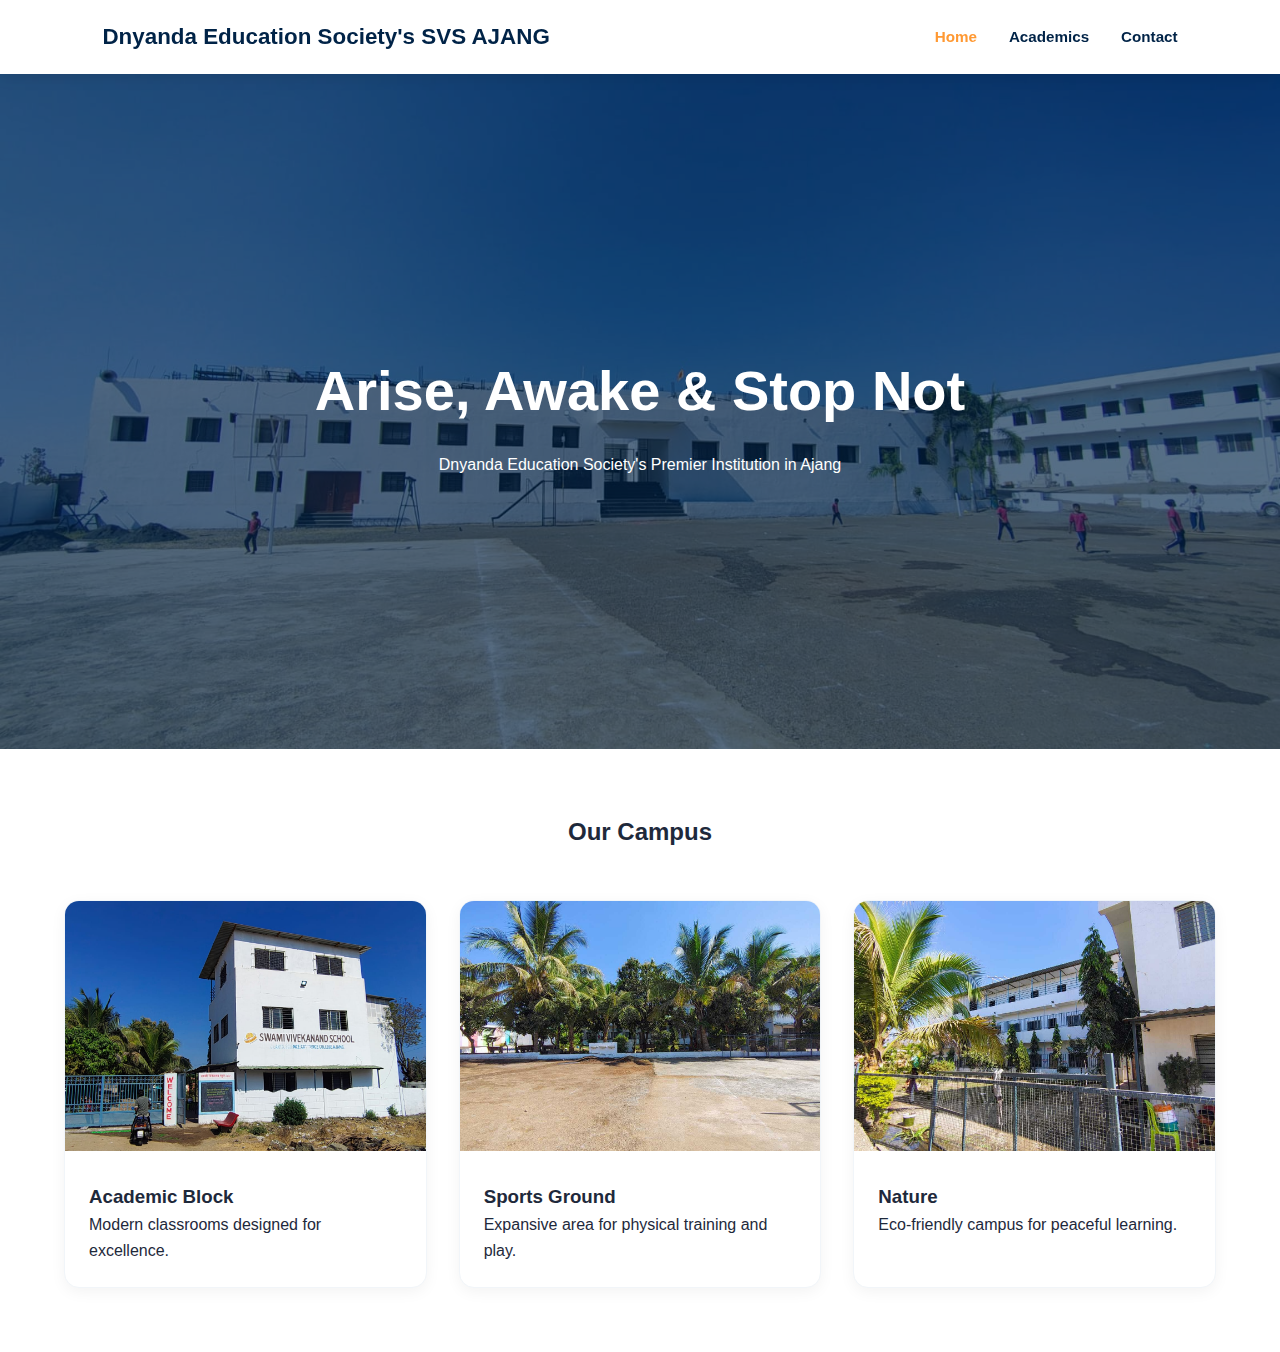
<file: index.html>
<!DOCTYPE html>
<html lang="en">
<head>
    <meta charset="UTF-8">
    <meta name="viewport" content="width=device-width, initial-scale=1.0">
    <title>Home | SVS Ajang</title>
    <link rel="stylesheet" href="style.css">
</head>
<body>
    <nav class="navbar">
        <div class="logo">Dnyanda Education Society's SVS AJANG</div>
        <div class="menu-btn" onclick="toggleMenu()">☰</div>
        <ul class="nav-links" id="navLinks">
            <li><a href="index.html" class="active">Home</a></li>
            <li><a href="academics.html">Academics</a></li>
            <li><a href="contact.html">Contact</a></li>
        </ul>
    </nav>

    <header class="hero" style="background: url('images/S3.jpeg');">
        <div class="hero-overlay">
            <h1>Arise, Awake & Stop Not</h1>
            <p>Dnyanda Education Society's Premier Institution in Ajang</p>
        </div>
    </header>

    <section class="container">
        <div class="section-header"><h2>Our Campus</h2></div>
        <div class="grid">
            <div class="card"><img src="images/S1.jpeg"><div class="card-body"><h3>Academic Block</h3><p>Modern classrooms designed for excellence.</p></div></div>
            <div class="card"><img src="images/S4.jpg"><div class="card-body"><h3>Sports Ground</h3><p>Expansive area for physical training and play.</p></div></div>
            <div class="card"><img src="images/S2.jpg"><div class="card-body"><h3>Nature</h3><p>Eco-friendly campus for peaceful learning.</p></div></div>
        </div>
    </section>

    <script src="script.js"></script>
</body>
</html>
</file>
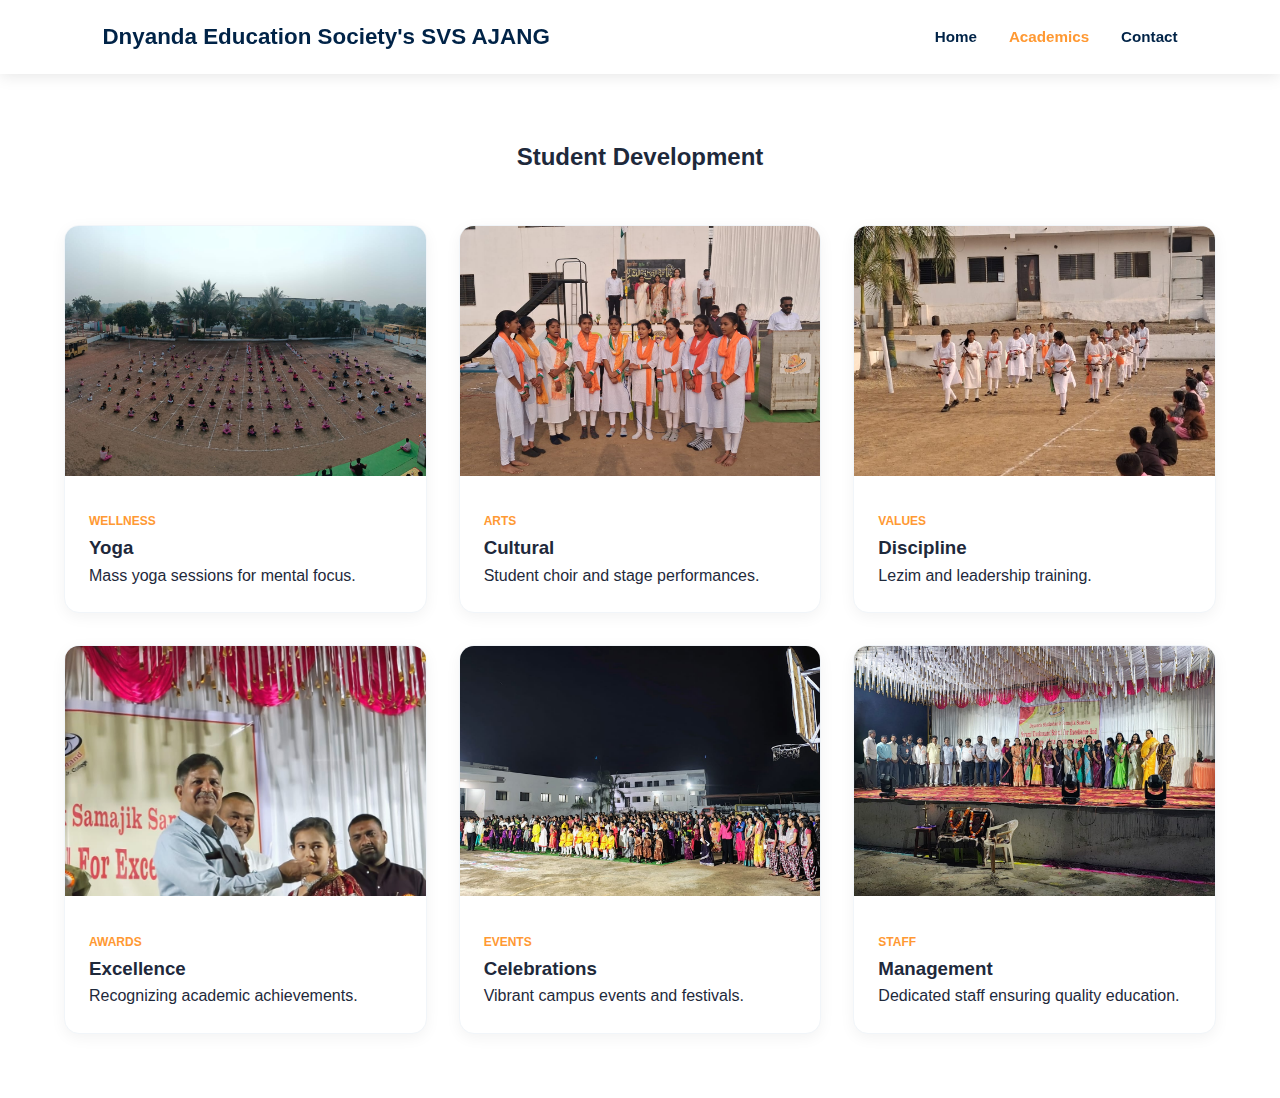
<file: academics.html>
<!DOCTYPE html>
<html lang="en">
<head>
    <meta charset="UTF-8">
    <meta name="viewport" content="width=device-width, initial-scale=1.0">
    <title>Academics | SVS Ajang</title>
    <link rel="stylesheet" href="style.css">
</head>
<body>
    <nav class="navbar">
        <div class="logo">Dnyanda Education Society's SVS AJANG</div>
        <div class="menu-btn" onclick="toggleMenu()">☰</div>
        <ul class="nav-links" id="navLinks">
            <li><a href="index.html">Home</a></li>
            <li><a href="academics.html" class="active">Academics</a></li>
            <li><a href="contact.html">Contact</a></li>
        </ul>
    </nav>

    <section class="container">
        <div class="section-header"><h2>Student Development</h2></div>
        <div class="grid">
            <div class="card"><img src="images/S7.jpeg"><div class="card-body"><span class="tag">Wellness</span><h3>Yoga</h3><p>Mass yoga sessions for mental focus.</p></div></div>
            <div class="card"><img src="images/S5.jpeg"><div class="card-body"><span class="tag">Arts</span><h3>Cultural</h3><p>Student choir and stage performances.</p></div></div>
            <div class="card"><img src="images/S6.jpeg"><div class="card-body"><span class="tag">Values</span><h3>Discipline</h3><p>Lezim and leadership training.</p></div></div>
            <div class="card"><img src="images/S9.jpeg"><div class="card-body"><span class="tag">Awards</span><h3>Excellence</h3><p>Recognizing academic achievements.</p></div></div>
            <div class="card"><img src="images/S10.jpeg"><div class="card-body"><span class="tag">Events</span><h3>Celebrations</h3><p>Vibrant campus events and festivals.</p></div></div>
            <div class="card"><img src="images/S8.jpeg"><div class="card-body"><span class="tag">Staff</span><h3>Management</h3><p>Dedicated staff ensuring quality education.</p></div></div>
        </div>
    </section>

    <script src="script.js"></script>
</body>
</html>
</file>
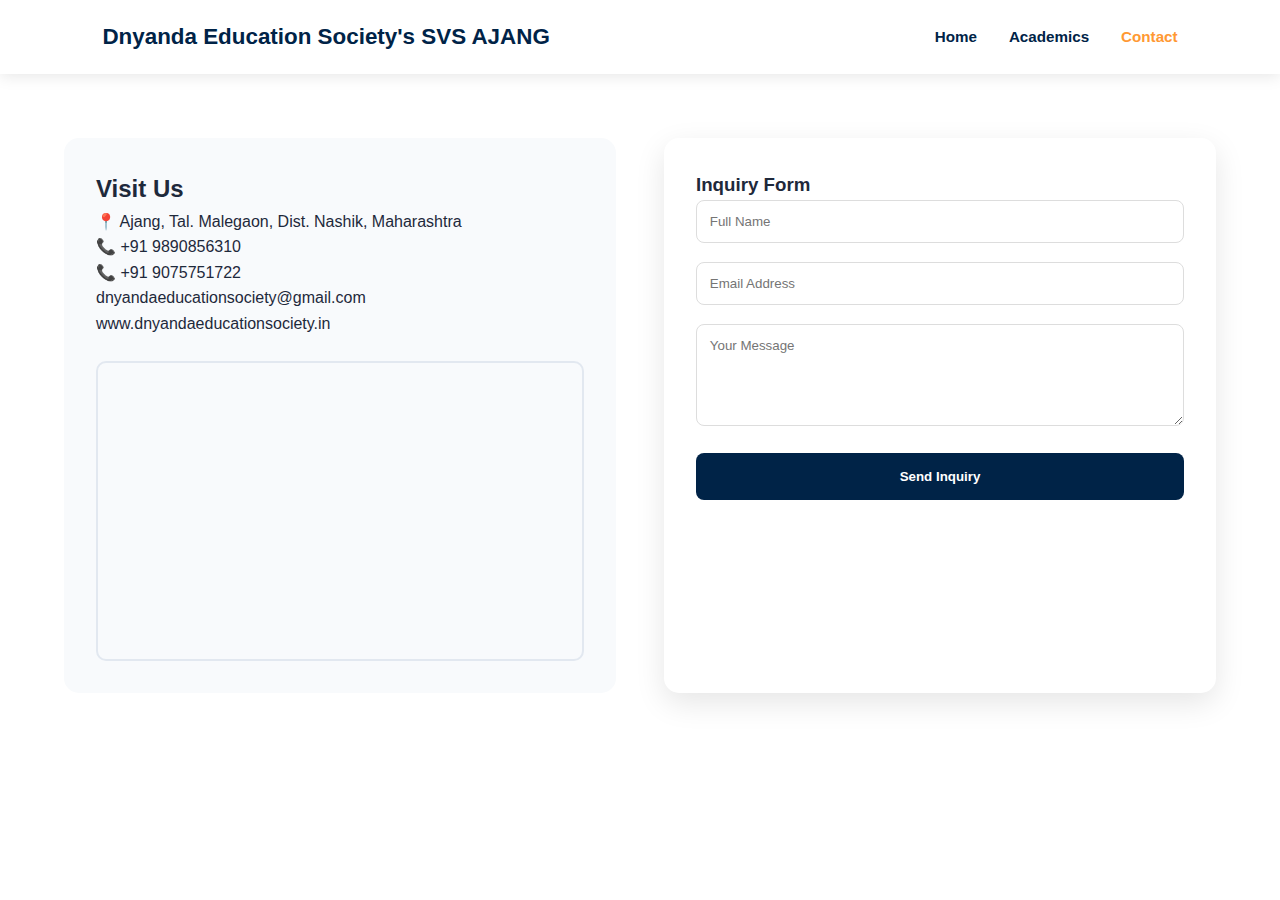
<file: contact.html>
<!DOCTYPE html>
<html lang="en">
<head>
    <meta charset="UTF-8">
    <meta name="viewport" content="width=device-width, initial-scale=1.0">
    <title>Contact | SVS Ajang</title>
    <link rel="stylesheet" href="style.css">
</head>
<body>
    <nav class="navbar">
        <div class="logo">Dnyanda Education Society's SVS AJANG</div>
        <div class="menu-btn" onclick="toggleMenu()">☰</div>
        <ul class="nav-links" id="navLinks">
            <li><a href="index.html">Home</a></li>
            <li><a href="academics.html">Academics</a></li>
            <li><a href="contact.html" class="active">Contact</a></li>
        </ul>
    </nav>

    <section class="container">
        <div class="contact-wrapper">
            <div class="info-box">
                <h2>Visit Us</h2>
                <p>📍 Ajang, Tal. Malegaon, Dist. Nashik, Maharashtra</p>
                <p>📞 +91 9890856310</p>
                <p>📞 +91 9075751722</p>
                <p>dnyandaeducationsociety@gmail.com</p>
                <p>www.dnyandaeducationsociety.in</p>
                <div class="map-container">
                    <iframe src="https://www.google.com/maps/embed?pb=!1m18!1m12!1m3!1d14949.721235123!2d74.5262!3d20.4856!2m3!1f0!2f0!3f0!3m2!1i1024!2i768!4f13.1!3m3!1m2!1s0x3bdd96666666666b%3A0x0!2zMjDCsDI5JzA4LjIiTiA3NMKwMzEnMzQuMyJF!5e0!3m2!1sen!2sin!4v1700000000000" width="100%" height="100%" style="border:0;" allowfullscreen="" loading="lazy"></iframe>
                </div>
            </div>

            <div class="contact-form">
                <h3>Inquiry Form</h3>
                <form onsubmit="alert('Message Sent!'); return false;">
                    <div class="input-group"><input type="text" placeholder="Full Name" required></div>
                    <div class="input-group"><input type="email" placeholder="Email Address" required></div>
                    <div class="input-group"><textarea rows="5" placeholder="Your Message"></textarea></div>
                    <button class="btn">Send Inquiry</button>
                </form>
            </div>
        </div>
    </section>

    <script src="script.js"></script>
</body>
</html>
</file>
<file: style.css>
/* --- DESIGN TOKENS --- */
:root {
    --primary: #002347;    /* Navy */
    --accent: #FF9933;     /* Saffron */
    --bg-light: #f8fafc;
    --white: #ffffff;
    --text: #1e293b;
    --text-muted: #64748b;
    --shadow: 0 10px 30px rgba(0,0,0,0.1);
    --transition: all 0.3s ease;
}

* { margin: 0; padding: 0; box-sizing: border-box; font-family: 'Poppins', sans-serif; }
body { background: var(--white); color: var(--text); line-height: 1.6; overflow-x: hidden; }

/* --- NAVIGATION --- */
.navbar {
    display: flex; justify-content: space-between; align-items: center;
    padding: 1.2rem 8%; background: var(--white);
    position: sticky; top: 0; z-index: 1000; box-shadow: 0 2px 15px rgba(0,0,0,0.1);
}
.logo { font-size: 1.4rem; font-weight: 800; color: var(--primary); }
.nav-links { display: flex; list-style: none; gap: 2rem; }
.nav-links a { text-decoration: none; color: var(--primary); font-weight: 600; font-size: 0.95rem; }
.nav-links a.active { color: var(--accent); }

.menu-btn { display: none; font-size: 1.8rem; cursor: pointer; color: var(--primary); }

/* --- HERO SYSTEM --- */
.hero {
    height: 75vh; display: flex; align-items: center; justify-content: center;
    text-align: center; color: var(--white); background-size: cover !important; background-position: center !important;
}
.hero-overlay { background: rgba(0,35,71,0.65); width: 100%; height: 100%; display: flex; flex-direction: column; justify-content: center; padding: 2rem; }
.hero h1 { font-size: clamp(2rem, 5vw, 3.5rem); margin-bottom: 1rem; }

/* --- GRID & CARDS --- */
.container { width: 90%; max-width: 1200px; margin: 0 auto; padding: 4rem 0; }
.section-header { text-align: center; margin-bottom: 3rem; }
.grid { display: grid; grid-template-columns: repeat(auto-fit, minmax(300px, 1fr)); gap: 2rem; }

.card {
    background: var(--white); border-radius: 15px; overflow: hidden;
    box-shadow: 0 4px 15px rgba(0,0,0,0.05); transition: var(--transition);
    border: 1px solid #f1f5f9; height: 100%;
}
.card:hover { transform: translateY(-10px); box-shadow: var(--shadow); }
.card img { width: 100%; height: 250px; object-fit: cover; }
.card-body { padding: 1.5rem; }
.tag { color: var(--accent); font-size: 0.75rem; font-weight: 700; text-transform: uppercase; }

/* --- CONTACT & MAP --- */
.contact-wrapper { display: grid; grid-template-columns: 1fr 1fr; gap: 3rem; }
.info-box { background: var(--bg-light); padding: 2rem; border-radius: 15px; }
.map-container { 
    width: 100%; height: 300px; border-radius: 10px; overflow: hidden; 
    margin-top: 1.5rem; border: 2px solid #e2e8f0; 
}
.contact-form { background: var(--white); padding: 2rem; border-radius: 15px; box-shadow: var(--shadow); }
.input-group { margin-bottom: 1.2rem; }
.input-group input, .input-group textarea { width: 100%; padding: 0.8rem; border: 1px solid #ddd; border-radius: 8px; }
.btn { background: var(--primary); color: white; padding: 1rem; border: none; border-radius: 8px; cursor: pointer; width: 100%; font-weight: 700; }

/* --- RESPONSIVE --- */
@media (max-width: 850px) {
    .menu-btn { display: block; }
    .nav-links {
        display: none; flex-direction: column; position: absolute;
        top: 70px; left: 0; width: 100%; background: white; padding: 2rem;
    }
    .nav-links.active { display: flex; }
    .contact-wrapper { grid-template-columns: 1fr; }
}
</file>
